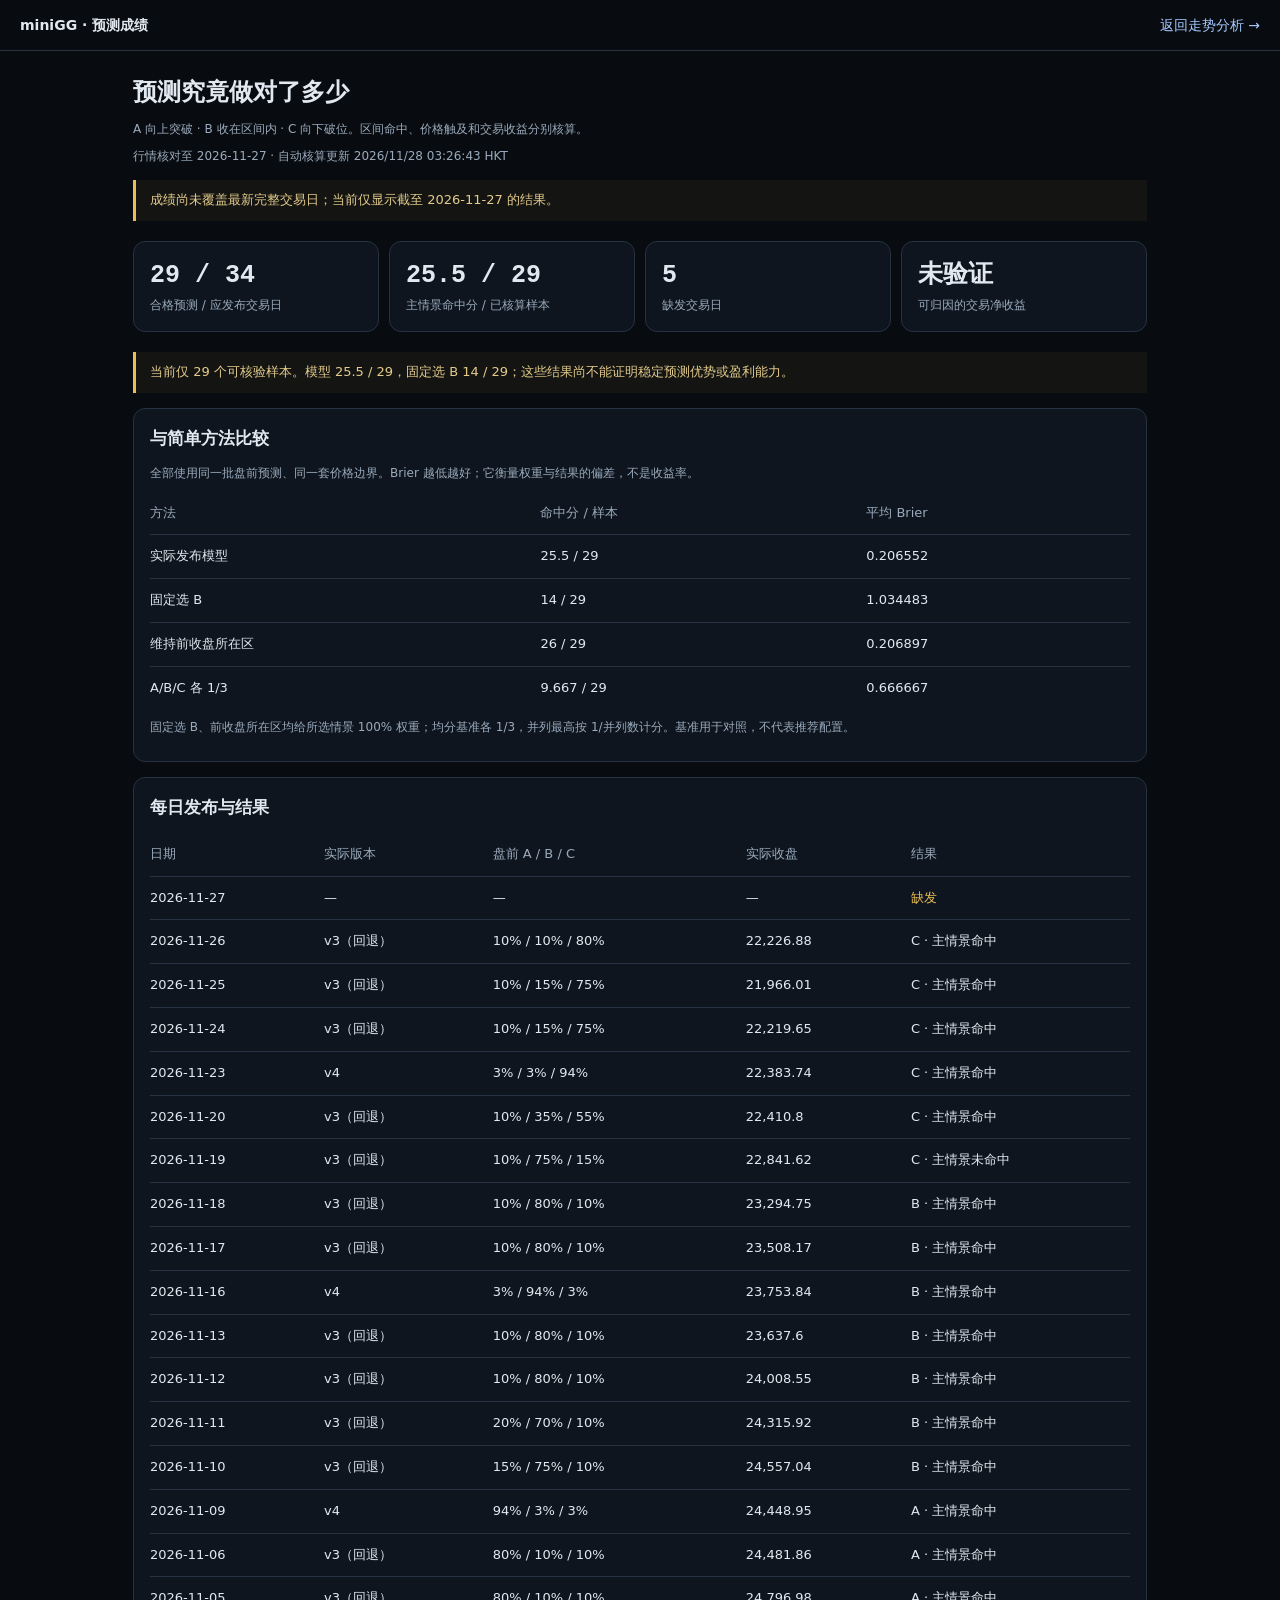
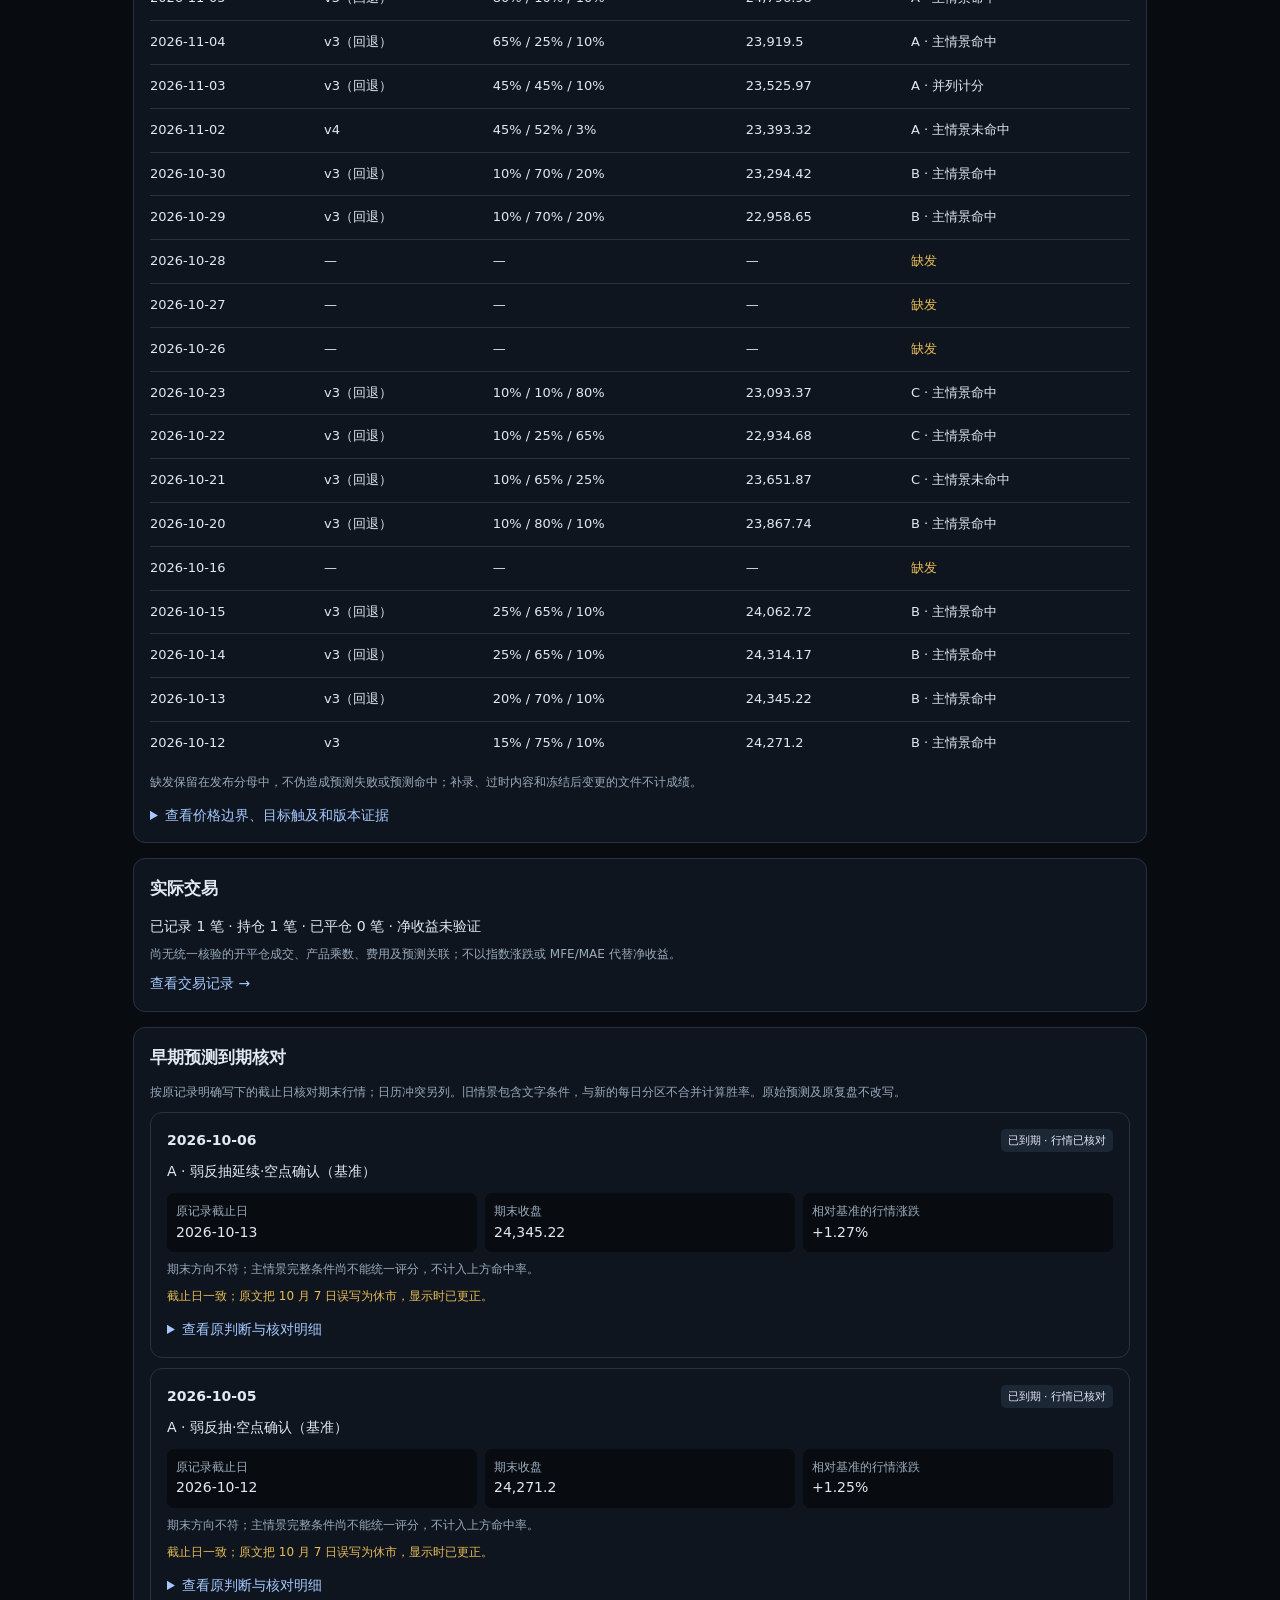
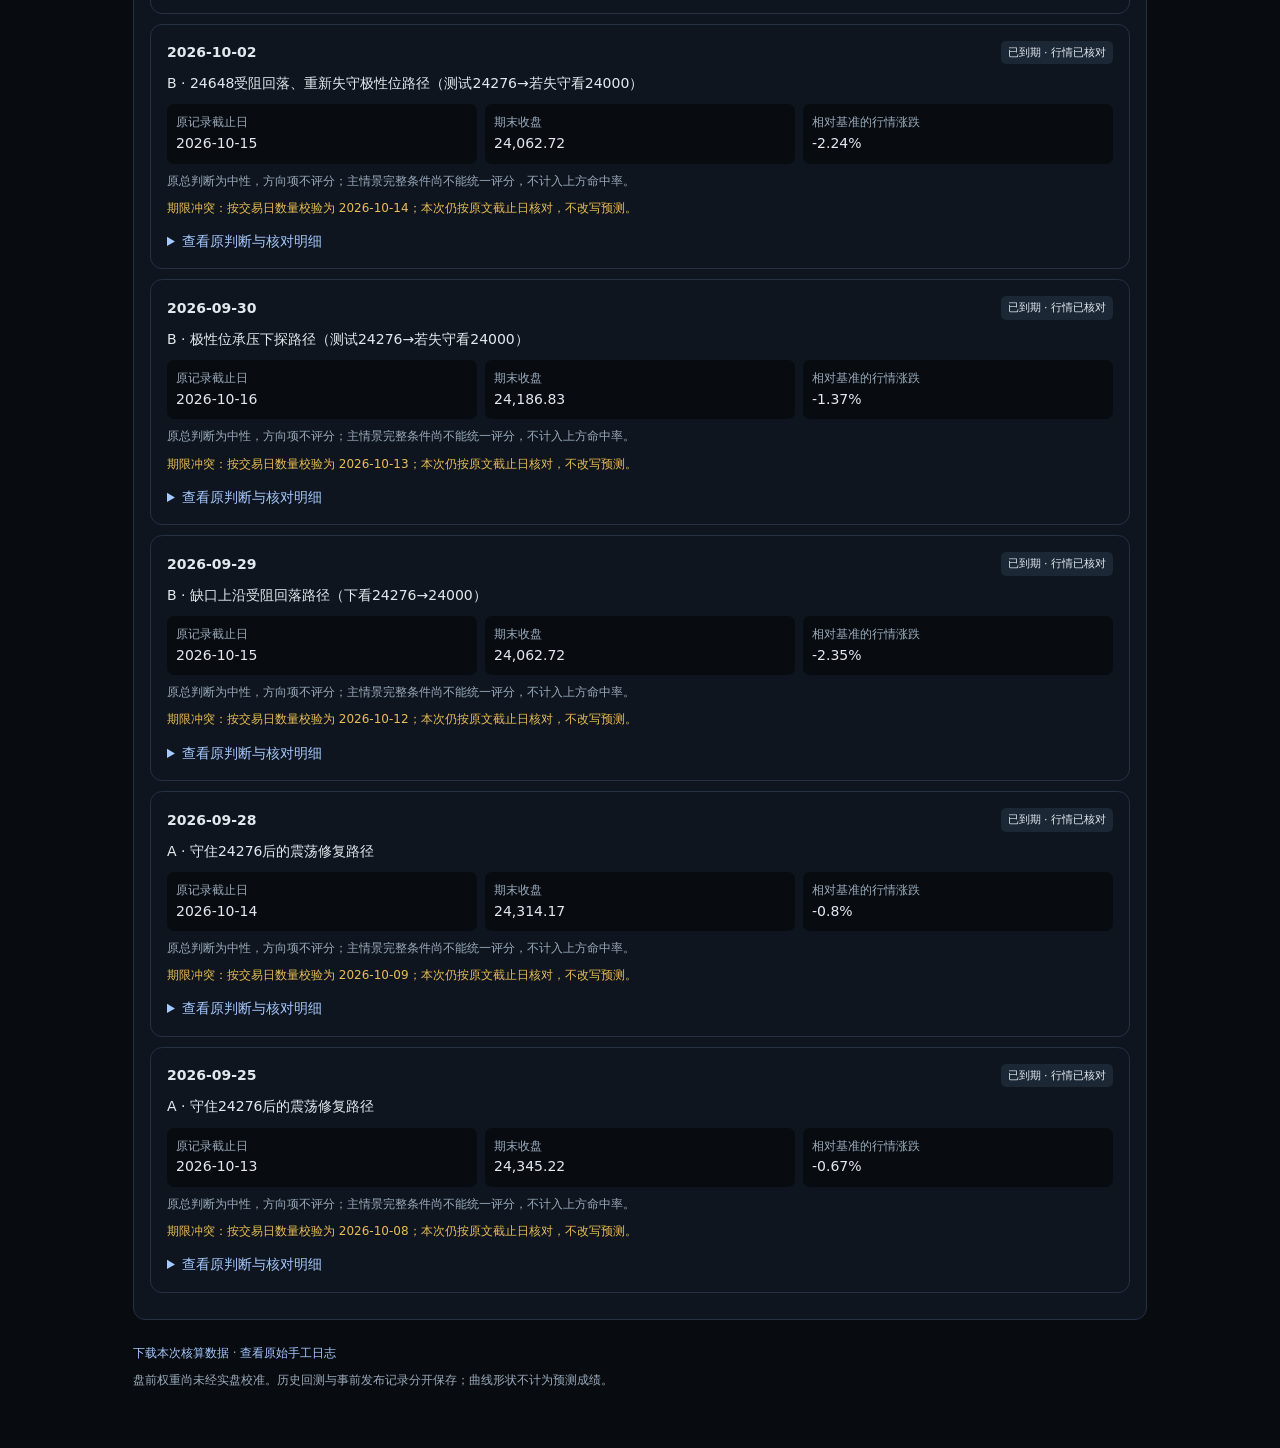
<file: investment/chart/track/index.html>
<!DOCTYPE html>
<html lang="zh-CN">
<head>
<meta charset="UTF-8"><meta name="viewport" content="width=device-width,initial-scale=1">
<title>预测成绩 · miniGG 恒指</title>
<script src="../market-rules.js?v=calendar-horizon-1"></script>
<link rel="icon" href="/favicon-32.png">
<style>
*{box-sizing:border-box}body{margin:0;background:#080c10;color:#e2e8f0;font:14px/1.6 system-ui,sans-serif}a{color:#a5c8ff;text-decoration:none}a:hover{text-decoration:underline}header{border-bottom:1px solid #263141;padding:14px 20px;display:flex;gap:20px;align-items:center}header a{margin-left:auto}.wrap{max-width:1050px;margin:auto;padding:22px 18px 50px}h1{font-size:24px;margin:0 0 6px}h2{font-size:17px;margin:0 0 12px}p{margin:8px 0}.muted{color:#9aaabc;font-size:12px}.stats{display:grid;grid-template-columns:repeat(4,1fr);gap:10px;margin:20px 0}.stat,.panel,.legacy{background:#0e151e;border:1px solid #263141;border-radius:12px;padding:16px}.stat strong{display:block;font:700 25px/1.4 ui-monospace,monospace}.stat span{color:#9aaabc;font-size:12px}.panel{margin:15px 0}.notice{border-left:3px solid #eabd55;background:#eabd550d;padding:10px 14px;color:#e4cb8c;font-size:13px;margin:14px 0}.scroll{overflow-x:auto}table{width:100%;border-collapse:collapse;text-align:left;font-size:13px;white-space:nowrap}th{color:#9aaabc;font-weight:500}td,th{padding:11px 10px;border-bottom:1px solid #263141}td:first-child,th:first-child{padding-left:0}tbody tr:last-child td{border-bottom:0}.mono{font-variant-numeric:tabular-nums}.warn{color:#eabd55}.good{color:#57dba1}.bad{color:#ff879d}.tag{font-size:11px;padding:3px 7px;background:#1b2735;border-radius:5px}.legacy{margin:10px 0}.legacy-head{display:flex;gap:10px;flex-wrap:wrap;align-items:center}.legacy-head .tag{margin-left:auto}.detail{margin-top:12px}summary{cursor:pointer;color:#a5c8ff}details p{overflow-wrap:anywhere}.facts{display:grid;grid-template-columns:repeat(3,1fr);gap:8px;margin-top:10px}.facts div{background:#080c10;border-radius:7px;padding:9px}.facts small{display:block;color:#9aaabc}footer{color:#9aaabc;font-size:12px;margin-top:24px}button{background:#253951;border:1px solid #456789;color:#fff;padding:7px 14px;border-radius:6px;cursor:pointer}.hidden{display:none}#error{color:#ff879d}#dailyDetails{margin-top:12px}#dailyDetails details{border-top:1px solid #263141;padding:10px 0}
@media(max-width:650px){.stats{grid-template-columns:repeat(2,1fr)}.facts{grid-template-columns:1fr}.wrap{padding:18px 12px}.panel,.legacy{padding:12px}h1{font-size:21px}header{padding:12px}td,th{padding:9px 8px}.stat strong{font-size:22px}}
</style>
</head>
<body>
<header><b>miniGG · 预测成绩</b><a href="../">返回走势分析 →</a></header>
<main class="wrap">
<h1>预测究竟做对了多少</h1>
<p class="muted">A 向上突破 · B 收在区间内 · C 向下破位。区间命中、价格触及和交易收益分别核算。</p>
<p id="asOf" class="muted" aria-live="polite">正在加载成绩…</p>
<div id="error" class="hidden" role="alert"></div>
<div id="content" class="hidden">
<div id="freshness" class="notice hidden"></div>
<div class="stats">
<div class="stat"><strong id="coverage">—</strong><span>合格预测 / 应发布交易日</span></div>
<div class="stat"><strong id="hits">—</strong><span>主情景命中分 / 已核算样本</span></div>
<div class="stat"><strong id="missing">—</strong><span>缺发交易日</span></div>
<div class="stat"><strong>未验证</strong><span>可归因的交易净收益</span></div>
</div>
<div id="sampleNote" class="notice"></div>
<section class="panel">
<h2>与简单方法比较</h2>
<p class="muted">全部使用同一批盘前预测、同一套价格边界。Brier 越低越好；它衡量权重与结果的偏差，不是收益率。</p>
<div class="scroll"><table><thead><tr><th>方法</th><th>命中分 / 样本</th><th>平均 Brier</th></tr></thead><tbody id="benchmarks"></tbody></table></div>
<p class="muted">固定选 B、前收盘所在区均给所选情景 100% 权重；均分基准各 1/3，并列最高按 1/并列数计分。基准用于对照，不代表推荐配置。</p>
</section>
<section class="panel">
<h2>每日发布与结果</h2>
<div class="scroll"><table><thead><tr><th>日期</th><th>实际版本</th><th>盘前 A / B / C</th><th>实际收盘</th><th>结果</th></tr></thead><tbody id="sessions"></tbody></table></div>
<p class="muted">缺发保留在发布分母中，不伪造成预测失败或预测命中；补录、过时内容和冻结后变更的文件不计成绩。</p>
<details class="detail"><summary>查看价格边界、目标触及和版本证据</summary><div id="dailyDetails"></div></details>
</section>
<section class="panel">
<h2>实际交易</h2>
<p id="trades"></p><p class="muted" id="tradeReason"></p>
<a href="../trades.html">查看交易记录 →</a>
</section>
<section class="panel">
<h2>早期预测到期核对</h2>
<p class="muted">按原记录明确写下的截止日核对期末行情；日历冲突另列。旧情景包含文字条件，与新的每日分区不合并计算胜率。原始预测及原复盘不改写。</p>
<div id="legacy"></div>
</section>
<footer><a href="../predictions/performance.json">下载本次核算数据</a> · <a href="../predictions/log.json">查看原始手工日志</a><p>盘前权重尚未经实盘校准。历史回测与事前发布记录分开保存；曲线形状不计为预测成绩。</p></footer>
</div>
</main>
<script>
(function(){
'use strict';
function el(id){return document.getElementById(id);}
function escapeHtml(v){return String(v==null?'':v).replace(/[&<>"']/g,function(c){return {'&':'&amp;','<':'&lt;','>':'&gt;','"':'&quot;',"'":'&#39;'}[c];});}
function displayCorrection(value){return String(value==null?'':value).replace(/中间隔\s*10\/7\s*中秋翌日休市[，,]?\s*/g,'').replace(/10\/7中秋翌日休市/g,'10/7港股正常交易（仅沪深港通关闭）');}
function corrected(v){return escapeHtml(displayCorrection(v));}
function number(v,digits){return Number.isFinite(v)?v.toLocaleString('en-US',{maximumFractionDigits:digits==null?2:digits}):'—';}
function tally(s){return number(s.hit_credit,3)+' / '+s.n;}
function touch(v){return v===true?'已触及':v===false?'未触及':'不可核验';}
function render(data,log){
 if(data.schema_version!==1||!data.coverage||!data.summary||!Array.isArray(data.sessions)||!Array.isArray(data.legacy))throw Error('成绩数据格式不正确');
 var c=data.coverage,m=data.summary.model;
 el('asOf').textContent='行情核对至 '+data.through_session+' · 自动核算更新 '+new Date(data.generated_at).toLocaleString('zh-CN',{timeZone:'Asia/Hong_Kong',hour12:false})+' HKT';
 var expected=MarketRules.latestDay(Date.now(),true);
 if(!expected||data.through_session<expected){el('freshness').classList.remove('hidden');el('freshness').textContent='成绩尚未覆盖最新完整交易日；当前仅显示截至 '+data.through_session+' 的结果。';}
 el('coverage').textContent=c.scored+' / '+c.expected;
 el('hits').textContent=tally(m);el('missing').textContent=c.missing_forecasts.length;
 var b=data.summary.baselines;
 el('sampleNote').textContent='当前仅 '+m.n+' 个可核验样本。模型 '+tally(m)+'，固定选 B '+tally(b.always_b)+'；这些结果尚不能证明稳定预测优势或盈利能力。';
 el('benchmarks').innerHTML=[['实际发布模型',m],['固定选 B',b.always_b],['维持前收盘所在区',b.previous_close_zone],['A/B/C 各 1/3',b.uniform]].map(function(x){return '<tr><td>'+x[0]+'</td><td class="mono">'+tally(x[1])+'</td><td class="mono">'+number(x[1].mean_brier,6)+'</td></tr>';}).join('');
 var labels={missing_forecast:'缺发',excluded:'不计成绩',missing_market_data:'行情未齐'};
 el('sessions').innerHTML=data.sessions.slice().reverse().map(function(r){
  var weights=r.probabilities?['A','B','C'].map(function(id){return number(r.probabilities[id]*100)+'%';}).join(' / '):'—';
  var result=r.status==='scored'?r.actual+' · '+(r.result.top_hit_credit===1?'主情景命中':r.result.top_hit_credit===0?'主情景未命中':'并列计分'):labels[r.status]||r.status;
  var version=r.model?r.model.replace('rule-weights-','')+(r.fallback?'（回退）':''):'—';
  return '<tr><td>'+escapeHtml(r.date)+'</td><td>'+escapeHtml(version)+'</td><td class="mono">'+weights+'</td><td class="mono">'+number(r.close)+'</td><td class="'+(r.status==='scored'?'':'warn')+'" title="'+escapeHtml(r.reason||'')+'">'+escapeHtml(result)+(r.review_status&&r.review_status!=='verified'?' · 复盘待核对':'')+'</td></tr>';
 }).join('');
 el('dailyDetails').innerHTML=data.sessions.slice().reverse().map(function(r){
  if(r.status!=='scored')return '<p>'+escapeHtml(r.date)+'：'+escapeHtml(r.reason)+'</p>';
  var range=r.rules.B,proof=r.publication_proof;
  return '<details><summary>'+escapeHtml(r.date)+' · '+escapeHtml(r.actual)+' 区</summary><p>A ≥ '+number(range.upper)+'；B ≥ '+number(range.lower)+' 且 &lt; '+number(range.upper)+'；C &lt; '+number(range.lower)+'</p><p>'+r.price_observations.map(function(o){return o.id+' 目标 '+number(o.target)+'：'+touch(o.target_touched_same_session);}).join(' · ')+'</p><p class="muted">这里只记录当天价格是否触及目标。条件按收盘确认，触及不等于入场或盈利，未据此模拟交易。</p>'+(r.fallback?'<p class="warn">'+escapeHtml(r.fallback.reason)+'</p>':'')+'<p class="muted">盘后复盘：'+({verified:'与独立核算一致',missing:'缺失，已用完整行情独立核算',mismatch:'与独立核算不一致，需检查'})[r.review_status]+'</p><a href="../daily-generated/'+r.date+'.json">盘前冻结记录</a> · <a href="https://github.com/gavinguo-design/minigavinmakemoney/commit/'+proof.commit+'">开盘前提交证据</a></details>';
 }).join('');
 el('trades').textContent='已记录 '+data.trades.recorded+' 笔 · 持仓 '+data.trades.open+' 笔 · 已平仓 '+data.trades.closed+' 笔 · 净收益未验证';
 el('tradeReason').textContent=data.trades.reason;
 var originals={};(log.predictions||[]).forEach(function(p){originals[p.id]=p;});
 el('legacy').innerHTML=data.legacy.slice().reverse().map(function(r){
  var p=originals[r.id]||{},state={expired_audited:'已到期 · 行情已核对',expired_missing_data:'已到期 · 缺行情',pending:'尚未到期',unverifiable:'期限待核对'}[r.status];
  var change=Number.isFinite(r.market_change_pct)?(r.market_change_pct>=0?'+':'')+number(r.market_change_pct)+'%':'—';
  var direction=r.direction_hit===null?'原总判断为中性，方向项不评分':r.direction_hit?'期末方向符合':'期末方向不符';
  return '<article class="legacy"><div class="legacy-head"><b>'+escapeHtml((r.created_at||'').slice(0,10))+'</b><span class="tag">'+state+'</span></div><p>'+escapeHtml(r.main_scenarios.join(' / '))+'</p><div class="facts"><div><small>原记录截止日</small>'+escapeHtml(r.declared_end)+'</div><div><small>期末收盘</small>'+number(r.close)+'</div><div><small>相对基准的行情涨跌</small>'+change+'</div></div><p class="muted">'+direction+'；主情景完整条件尚不能统一评分，不计入上方命中率。</p>'+(r.calendar_status!=='valid'?'<p class="warn muted">'+(r.calendar_end&&r.calendar_end===r.declared_end?(/10\/7\s*中秋翌日休市/.test(p.horizonDesc||'')?'截止日一致；原文把 10 月 7 日误写为休市，显示时已更正。':'截止日一致；原期限文案仍需核对。'):'期限冲突：按交易日数量校验为 '+escapeHtml(r.calendar_end||'不可确定')+'；本次仍按原文截止日核对，不改写预测。')+'</p>':'')+'<details class="detail"><summary>查看原判断与核对明细</summary><p>'+corrected(p.judgment)+'</p><p>原复盘状态：'+escapeHtml(r.original_status||'未结算')+'；该旧状态不作为新的统计结论。</p>'+(r.original_outcome?'<p class="muted">原复盘说明：'+escapeHtml(r.original_outcome.note)+'</p>':'')+'<p class="muted">'+escapeHtml(r.reason)+'</p>'+(r.reference_levels?'<p>原参考目标 '+number(r.reference_levels.target)+'：'+touch(r.reference_levels.target_touched)+'；原失效参考价 '+number(r.reference_levels.invalidation)+'：'+touch(r.reference_levels.invalidation_touched)+'</p><p class="muted">'+escapeHtml(r.reference_levels.meaning)+'</p>':'')+'<p class="muted">记录 ID：'+escapeHtml(r.id)+'</p></details></article>';
 }).join('');
 el('content').classList.remove('hidden');
}
function get(url){return fetch(url+'?t='+Date.now(),{cache:'no-store'}).then(function(r){if(!r.ok)throw Error('HTTP '+r.status);return r.json();});}
Promise.all([get('../predictions/performance.json'),get('../predictions/log.json')]).then(function(items){render(items[0],items[1]);}).catch(function(error){el('asOf').textContent='成绩加载失败，未展示旧数值。';el('error').classList.remove('hidden');el('error').textContent=error.message;});
})();
</script>
</body>
</html>
</file>
